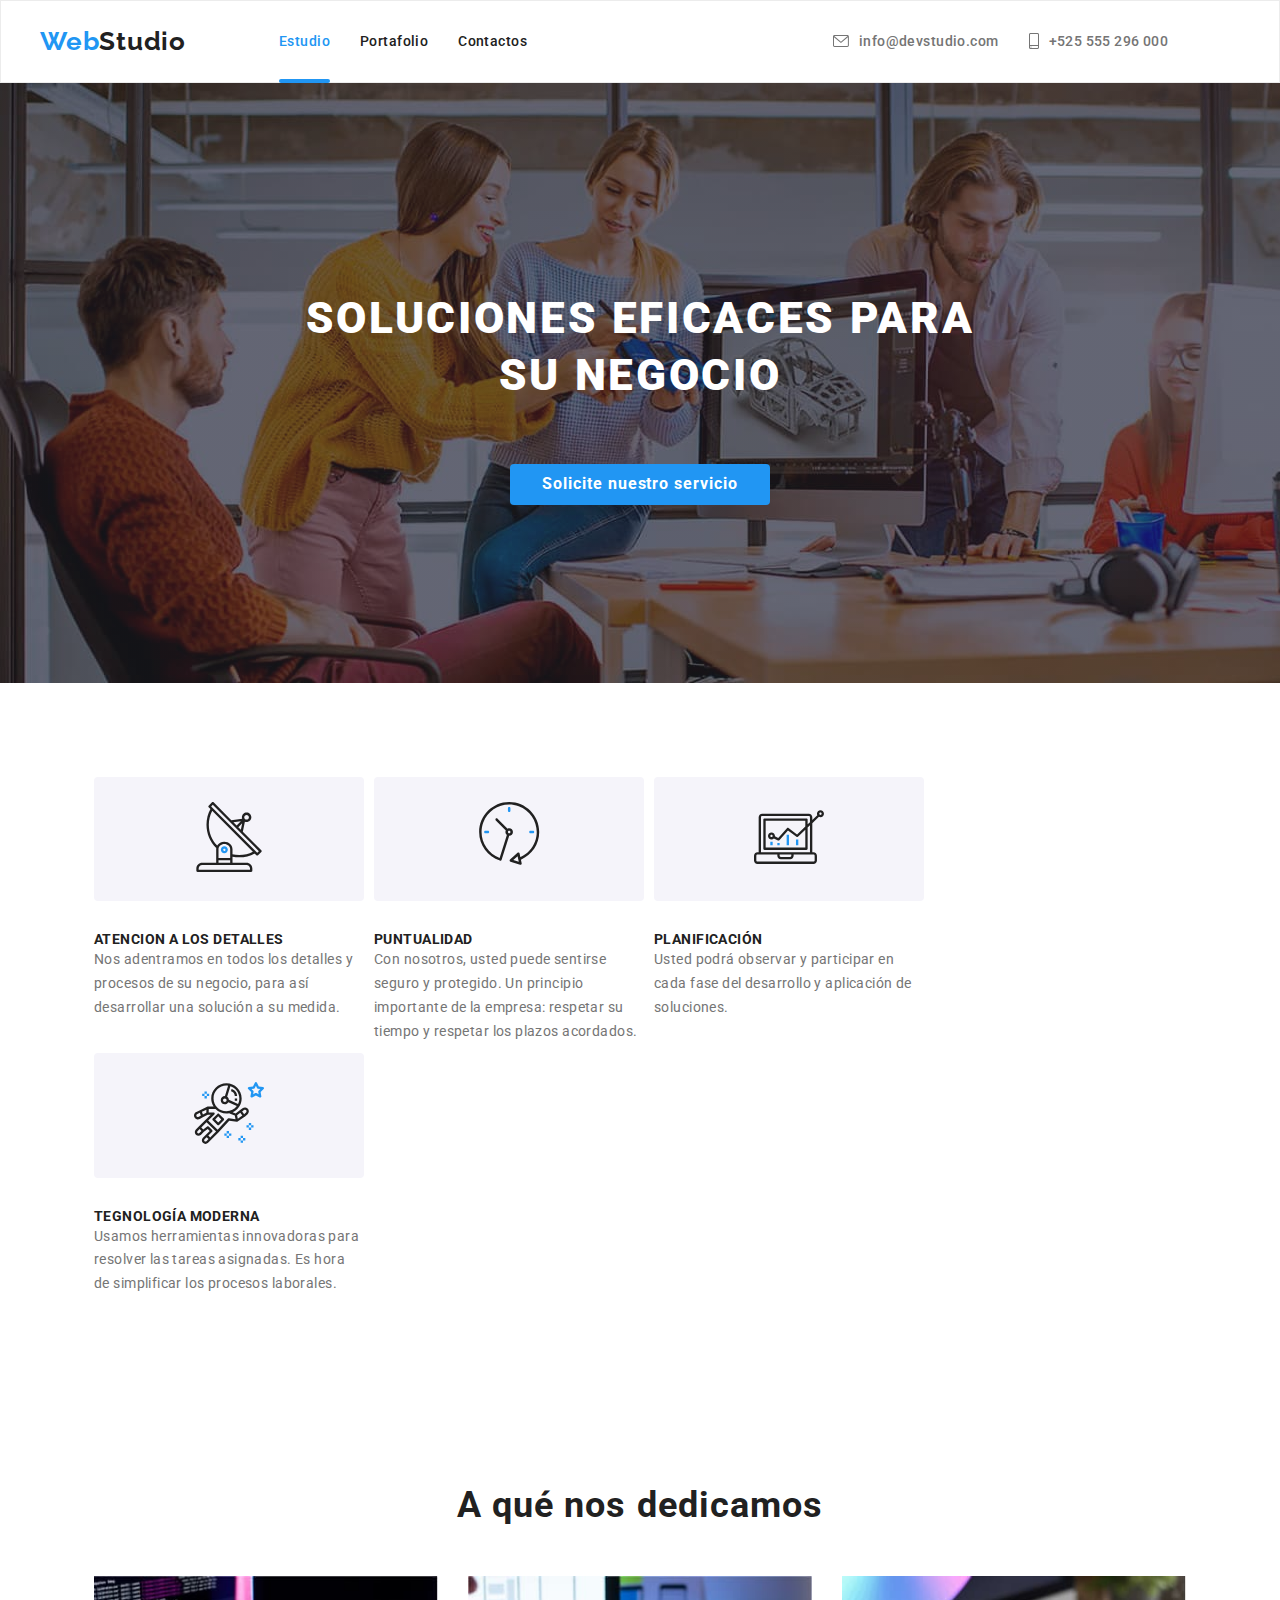
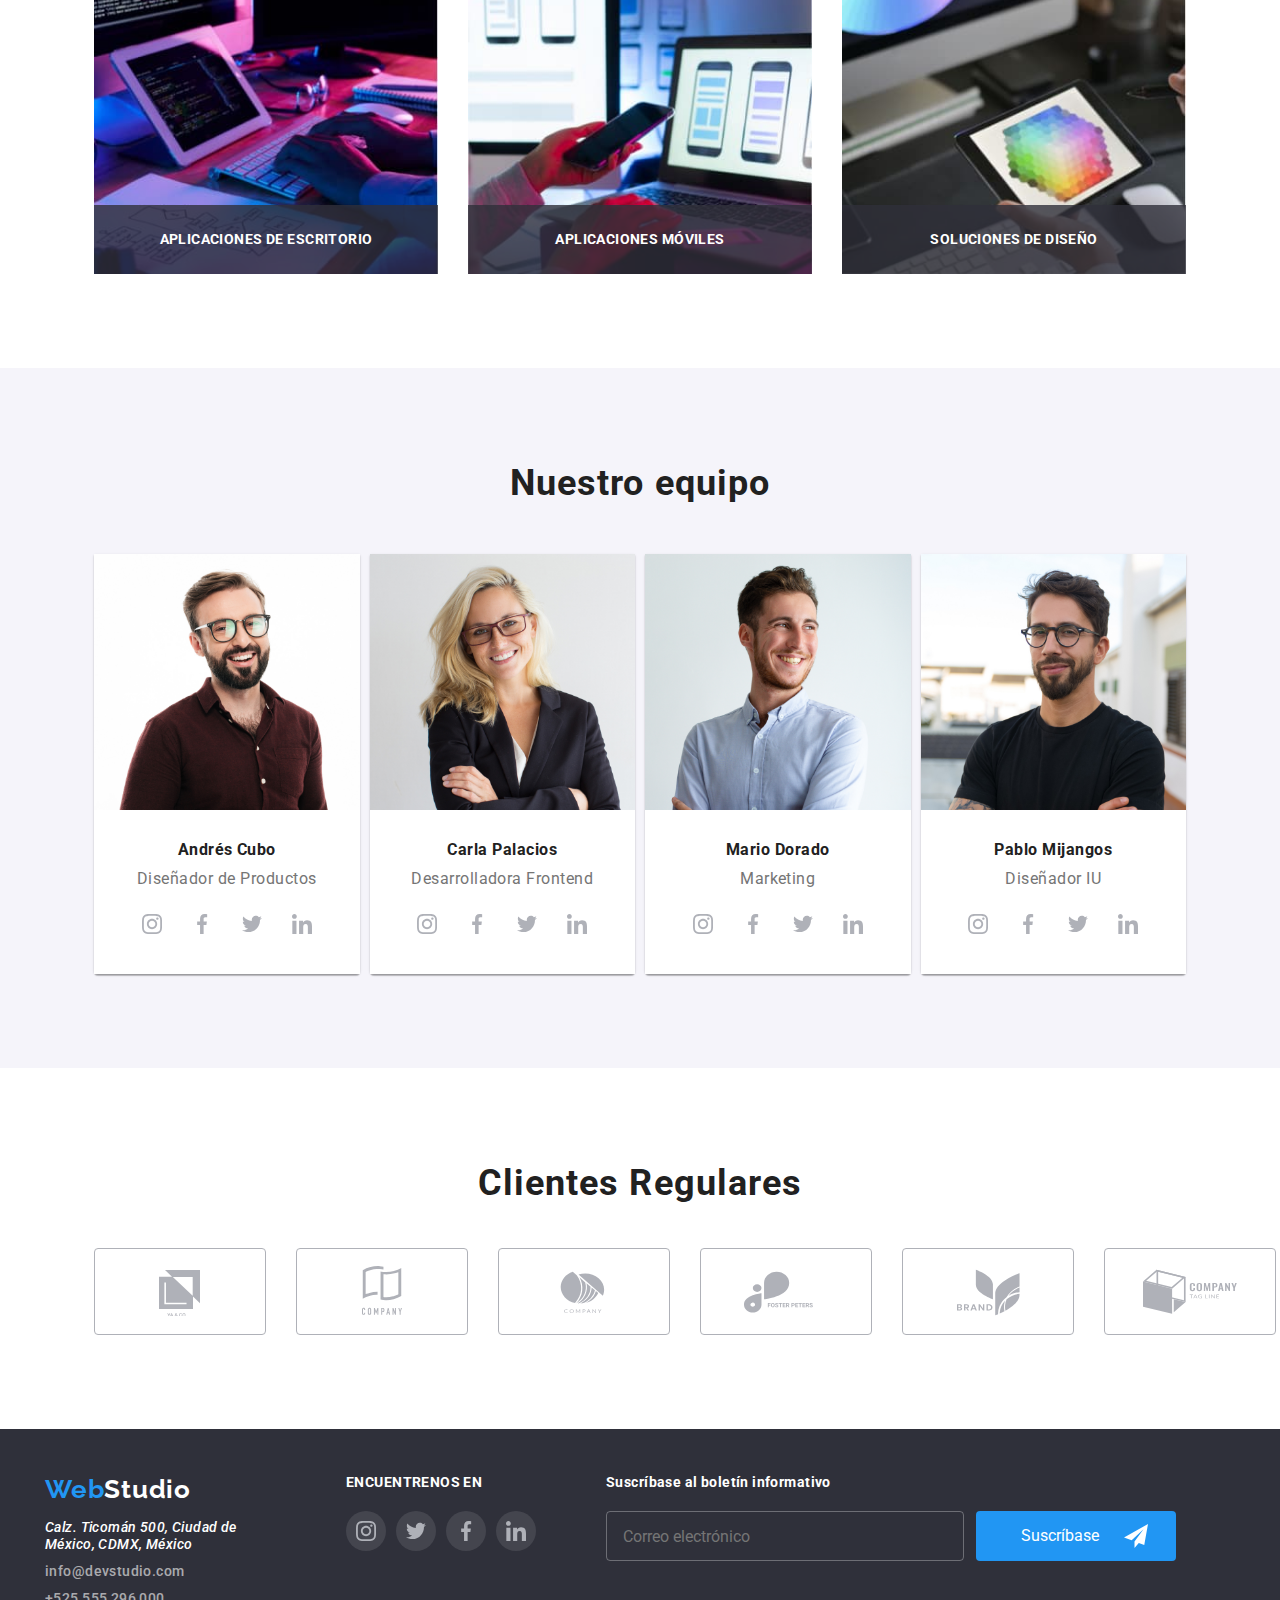
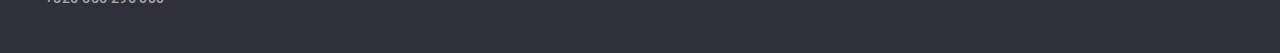
<file: index.html>
<!DOCTYPE html>
<html lang="en">
  <head>
    <meta charset="UTF-8" />
    <meta name="viewport" content="width=device-width, initial-scale=1.0" />
    <title>Document</title>
    <link
      rel="stylesheet"
      href="https://cdnjs.cloudflare.com/ajax/libs/modern-normalize/1.0.0/modern-normalize.min.css"
    />
    <link rel="stylesheet" href="./css/styles.css" />
  </head>
  <body>
    <header class="navBar">
      <div class="container">
        <nav class="navSection">
          <span class="navIcon"
            ><a href="./index.html" class="iconName"
              >Web<span class="navIconFull">Studio</span>
            </a></span
          >
          <div class="navBox">
            <ul class="list navList">
              <li class="menuElement">
                <a href="./index.html" class="navLink current">Estudio</a>
              </li>
              <li class="menuElement">
                <a href="./portafolio.html" class="navLink">Portafolio</a>
              </li>
              <li class="menuElement"><a href="#" class="navLink">Contactos</a></li>
            </ul>
            <ul class="list navList">
              <li class="contactItem">
                <a href="mailto:info@devstudio.com" class="navContact navLink">
                  <svg class="contactMail"><use href="./images/icons.svg#icon-sobre"></use></svg>
                  info@devstudio.com</a
                >
              </li>
              <li class="contactItem">
                <a href="tel:+52555296000" class="navContact navLink">
                  <svg class="contactPhone">
                    <use href="./images/icons.svg#icon-telefono"></use>
                  </svg>
                  +525 555 296 000</a
                >
              </li>
            </ul>
          </div>
        </nav>
      </div>
    </header>
    <main>
      <section class="main section">
        <div class="container mainTheme">
          <h1 class="mainTitle">SOLUCIONES EFICACES PARA SU NEGOCIO</h1>
          <button type="button" class="mainButton" data-modal-open>
            Solicite nuestro servicio
          </button>
        </div>
      </section>
      <section class="mainValues section">
        <div class="container">
          <ul class="list cardSet">
            <li class="valueItem">
              <div class="iconBack">
                <svg class="valueIcon">
                  <use href="./images/icons.svg#icon-antena-1"></use>
                </svg>
              </div>
              <div class="valueText">
                <h3 class="detail">ATENCION A LOS DETALLES</h3>
                <p class="content">
                  Nos adentramos en todos los detalles y procesos de su negocio, para así
                  desarrollar una solución a su medida.
                </p>
              </div>
            </li>
            <li class="valueItem">
              <div class="iconBack">
                <svg class="valueIcon">
                  <use href="./images/icons.svg#icon-reloj-1"></use>
                </svg>
              </div>
              <div class="valueText">
                <h3 class="detail">PUNTUALIDAD</h3>
                <p class="content">
                  Con nosotros, usted puede sentirse seguro y protegido. Un principio importante de
                  la empresa: respetar su tiempo y respetar los plazos acordados.
                </p>
              </div>
            </li>
            <li class="valueItem">
              <div class="iconBack">
                <svg class="valueIcon">
                  <use href="./images/icons.svg#icon-diagrama-1"></use>
                </svg>
              </div>
              <div class="valueText">
                <h3 class="detail">PLANIFICACIÓN</h3>
                <p class="content">
                  Usted podrá observar y participar en cada fase del desarrollo y aplicación de
                  soluciones.
                </p>
              </div>
            </li>
            <li class="valueItem">
              <div class="iconBack">
                <svg class="valueIcon">
                  <use href="./images/icons.svg#icon-astronauta-1"></use>
                </svg>
              </div>
              <div class="valueText">
                <h3 class="detail">TEGNOLOGÍA MODERNA</h3>
                <p class="content">
                  Usamos herramientas innovadoras para resolver las tareas asignadas. Es hora de
                  simplificar los procesos laborales.
                </p>
              </div>
            </li>
          </ul>
        </div>
      </section>
      <section class="section">
        <div class="container object">
          <h2 class="subtitle">A qué nos dedicamos</h2>
          <ul class="list about">
            <li class="aboutImg">
              <img src="./images/main/code.jpg" alt="Code" class="img" />
              <p class="aboutText">APLICACIONES DE ESCRITORIO</p>
            </li>
            <li class="aboutImg">
              <img src="./images/main/web.jpg" alt="Web" class="img" />
              <p class="aboutText">APLICACIONES MÓVILES</p>
            </li>
            <li class="aboutImg">
              <img src="./images/main/design.jpg" alt="Design" class="img" />
              <p class="aboutText">SOLUCIONES DE DISEÑO</p>
            </li>
          </ul>
        </div>
      </section>
      <section id="mainTeam" class="team section">
        <div class="container members">
          <h2 class="subtitle">Nuestro equipo</h2>
          <ul class="list cardSet">
            <li class="teamMember">
              <div class="memberCard">
                <img
                  class="teamPhoto img"
                  src="./images/main/andresdp.jpg "
                  alt="Andres"
                  width="270"
                  height="260"
                />
                <div class="teamContent">
                  <div class="contentText">
                    <h3 class="teamName">Andrés Cubo</h3>
                    <p class="teamJob">Diseñador de Productos</p>
                  </div>
                  <ul class="list teamSocial">
                    <li>
                      <a href="#" class="socialIcons">
                        <svg class="socialIcon">
                          <use href="./images/icons.svg#icon-instagram"></use>
                        </svg>
                      </a>
                    </li>
                    <li>
                      <a href="#" class="socialIcons">
                        <svg class="socialIcon">
                          <use href="./images/icons.svg#icon-facebook"></use>
                        </svg>
                      </a>
                    </li>
                    <li>
                      <a href="#" class="socialIcons">
                        <svg class="socialIcon">
                          <use href="./images/icons.svg#icon-twitter"></use>
                        </svg>
                      </a>
                    </li>
                    <li>
                      <a href="#" class="socialIcons">
                        <svg class="socialIcon">
                          <use href="./images/icons.svg#icon-linkedin"></use>
                        </svg>
                      </a>
                    </li>
                  </ul>
                </div>
              </div>
            </li>
            <li class="teamMember">
              <div class="memberCard">
                <img
                  class="teamPhoto img"
                  src="./images/main/carladf.jpg"
                  alt="Carla"
                  width="270"
                  height="260"
                />
                <div class="teamContent">
                  <div class="contentText">
                    <h3 class="teamName">Carla Palacios</h3>
                    <p class="teamJob">Desarrolladora Frontend</p>
                  </div>
                  <ul class="list teamSocial">
                    <li>
                      <a href="#" class="socialIcons">
                        <svg class="socialIcon">
                          <use href="./images/icons.svg#icon-instagram"></use>
                        </svg>
                      </a>
                    </li>
                    <li>
                      <a href="#" class="socialIcons">
                        <svg class="socialIcon">
                          <use href="./images/icons.svg#icon-facebook"></use>
                        </svg>
                      </a>
                    </li>
                    <li>
                      <a href="#" class="socialIcons">
                        <svg class="socialIcon">
                          <use href="./images/icons.svg#icon-twitter"></use>
                        </svg>
                      </a>
                    </li>
                    <li>
                      <a href="#" class="socialIcons">
                        <svg class="socialIcon">
                          <use href="./images/icons.svg#icon-linkedin"></use>
                        </svg>
                      </a>
                    </li>
                  </ul>
                </div>
              </div>
            </li>
            <li class="teamMember">
              <div class="memberCard">
                <img
                  class="teamPhoto img"
                  src="./images/main/mariom.jpg"
                  alt="Mario"
                  width="270"
                  height="260"
                />
                <div class="teamContent">
                  <div class="contentText">
                    <h3 class="teamName">Mario Dorado</h3>
                    <p class="teamJob">Marketing</p>
                  </div>
                  <ul class="list teamSocial">
                    <li>
                      <a href="#" class="socialIcons">
                        <svg class="socialIcon">
                          <use href="./images/icons.svg#icon-instagram"></use>
                        </svg>
                      </a>
                    </li>
                    <li>
                      <a href="#" class="socialIcons">
                        <svg class="socialIcon">
                          <use href="./images/icons.svg#icon-facebook"></use>
                        </svg>
                      </a>
                    </li>
                    <li>
                      <a href="#" class="socialIcons">
                        <svg class="socialIcon">
                          <use href="./images/icons.svg#icon-twitter"></use>
                        </svg>
                      </a>
                    </li>
                    <li>
                      <a href="#" class="socialIcons">
                        <svg class="socialIcon">
                          <use href="./images/icons.svg#icon-linkedin"></use>
                        </svg>
                      </a>
                    </li>
                  </ul>
                </div>
              </div>
            </li>
            <li class="teamMember">
              <div class="memberCard">
                <img
                  class="teamPhoto img"
                  src="./images/main/pablodiu.jpg"
                  alt="Pablo"
                  width="270"
                  height="260"
                />
                <div class="teamContent">
                  <div class="contentText">
                    <h3 class="teamName">Pablo Mijangos</h3>
                    <p class="teamJob">Diseñador IU</p>
                  </div>
                  <ul class="list teamSocial">
                    <li>
                      <a href="#" class="socialIcons">
                        <svg class="socialIcon">
                          <use href="./images/icons.svg#icon-instagram"></use>
                        </svg>
                      </a>
                    </li>
                    <li>
                      <a href="#" class="socialIcons">
                        <svg class="socialIcon">
                          <use href="./images/icons.svg#icon-facebook"></use>
                        </svg>
                      </a>
                    </li>
                    <li>
                      <a href="#" class="socialIcons">
                        <svg class="socialIcon">
                          <use href="./images/icons.svg#icon-twitter"></use>
                        </svg>
                      </a>
                    </li>
                    <li>
                      <a href="#" class="socialIcons">
                        <svg class="socialIcon">
                          <use href="./images/icons.svg#icon-linkedin"></use>
                        </svg>
                      </a>
                    </li>
                  </ul>
                </div>
              </div>
            </li>
          </ul>
        </div>
      </section>
      <section id="mainClients" class="section">
        <div class="container mainClients">
          <h2 class="subtitle">Clientes Regulares</h2>
          <ul class="list clients">
            <li class="client">
              <svg class="logoClient">
                <use href="./images/icons.svg#icon-cliente-1"></use>
              </svg>
            </li>
            <li class="client">
              <svg class="logoClient">
                <use href="./images/icons.svg#icon-cliente-2"></use>
              </svg>
            </li>
            <li class="client">
              <svg class="logoClient">
                <use href="./images/icons.svg#icon-cliente-3"></use>
              </svg>
            </li>
            <li class="client">
              <svg class="logoClient">
                <use href="./images/icons.svg#icon-cliente-4"></use>
              </svg>
            </li>
            <li class="client">
              <svg class="logoClient">
                <use href="./images/icons.svg#icon-cliente-5"></use>
              </svg>
            </li>
            <li class="client">
              <svg class="logoClient">
                <use href="./images/icons.svg#icon-cliente-6"></use>
              </svg>
            </li>
          </ul>
        </div>
      </section>
    </main>
    <footer class="footer">
      <div class="container footerBox">
        <div class="footerDetail">
          <a href="./index.html" class="iconName">Web<span class="footerIconFull">Studio</span> </a>
          <ul class="list detailList">
            <li>
              <address>
                <a
                  href="https://www.google.com/maps/place/Calz.+Ticom%C3%A1n+500,+La+Laguna+Ticoman,+Gustavo+A.+Madero,+07340+Ciudad+de+M%C3%A9xico,+CDMX,+M%C3%A9xico/@19.5102072,-99.1350661,17z/data=!3m1!4b1!4m5!3m4!1s0x85d1f9c66374d1dd:0x72c74207e8767392!8m2!3d19.5102022!4d-99.1324912?hl=es&entry=ttu"
                  target="_blank"
                  class="ubication link"
                  >Calz. Ticomán 500, Ciudad de México, CDMX, México</a
                >
              </address>
            </li>
            <li>
              <a href="mailto:info@devstudio.com" class="footerContact link">info@devstudio.com</a>
            </li>
            <li><a href="tel:+525555296000" class="footerContact link">+525 555 296 000</a></li>
          </ul>
        </div>
        <div class="footerItems">
          <h3 class="footerTitle">ENCUENTRENOS EN</h3>
          <ul class="list socialList">
            <li>
              <a href="#" class="socialIcons footerSocialIcons">
                <svg class="socialIcon">
                  <use href="./images/icons.svg#icon-instagram"></use>
                </svg>
              </a>
            </li>
            <li>
              <a href="#" class="socialIcons footerSocialIcons">
                <svg class="socialIcon">
                  <use href="./images/icons.svg#icon-twitter"></use>
                </svg>
              </a>
            </li>
            <li>
              <a href="#" class="socialIcons footerSocialIcons">
                <svg class="socialIcon">
                  <use href="./images/icons.svg#icon-facebook"></use>
                </svg>
              </a>
            </li>
            <li>
              <a href="#" class="socialIcons footerSocialIcons">
                <svg class="socialIcon">
                  <use href="./images/icons.svg#icon-linkedin"></use>
                </svg>
              </a>
            </li>
          </ul>
        </div>
        <div class="footerItems">
          <h3 class="footerTitle">Suscríbase al boletín informativo</h3>
          <div class="subItems">
            <form name="subForm" autocomplete="on" class="subFormat">
              <div>
                <label for="mail"></label>
                <input class="subMail" type="email" id="mail" placeholder="Correo electrónico" />
              </div>
            </form>
            <a class="subSend" href="#">
              <button type="button" class="subButton">Suscríbase</button>
              <svg class="sendIcon">
                <use href="./images/icons.svg#icon-send"></use>
              </svg>
            </a>
          </div>
        </div>
      </div>
    </footer>
    <!-- Modal Main-Button -->
    <div class="backdrop is-hidden" data-modal>
      <div class="modal">
        <div class="closeBack" data-modal-close>
          <svg class="closeButton">
            <use href="./images/icons.svg#icon-close"></use>
          </svg>
        </div>
        <div class="form">
          <h2 class="formTitle">Deje sus datos, nos contactaremos con usted</h2>
          <form name="formService" autocomplete="on" class="formFormat">
            <div class="nameField">
              <label for="userName" class="formLabel">Nombre</label>
              <div class="formField">
                <input class="p0 formImput" type="text" id="userName" autofocus />
                <svg class="formIcon"><use href="./images/icons.svg#icon-name"></use></svg>
              </div>
            </div>
            <div class="phoneField">
              <label for="phone" class="formLabel">Teléfono</label>
              <div class="formField">
                <input class="p0 formImput" type="tel" id="phone" />
                <svg class="formIcon"><use href="./images/icons.svg#icon-phone2"></use></svg>
              </div>
            </div>
            <div class="emailField">
              <label for="email" class="formLabel">E-Mail</label>
              <div class="formField">
                <input class="p0 formImput" type="email" id="email" />
                <svg class="formIcon"><use href="./images/icons.svg#icon-mail2"></use></svg>
              </div>
            </div>
            <div class="reviewField">
              <label for="review" class="formLabel">Comentarios</label>
              <textarea class="review" id="review" placeholder="Introduzca el texto"></textarea>
            </div>
          </form>
          <label class="terms" for="terms">
            <input hidden class="checkbox" type="checkbox" id="terms" />
            <svg class="checkboxUnchecked check">
              <use href="./images/icons.svg#icon-checkbox"></use>
            </svg>
            <svg class="checkboxChecked check">
              <use href="./images/icons.svg#icon-checkbox"></use>
            </svg>
            <p class="formCheckInfo">
              Estoy de acuerdo con el boletín informativo y acepto los Términos y Condiciones
            </p>
          </label>
          <button type="submit" class="formButton">Enviar</button>
        </div>
      </div>
    </div>
    <script src="./js/modal.js"></script>
  </body>
</html>
</file>
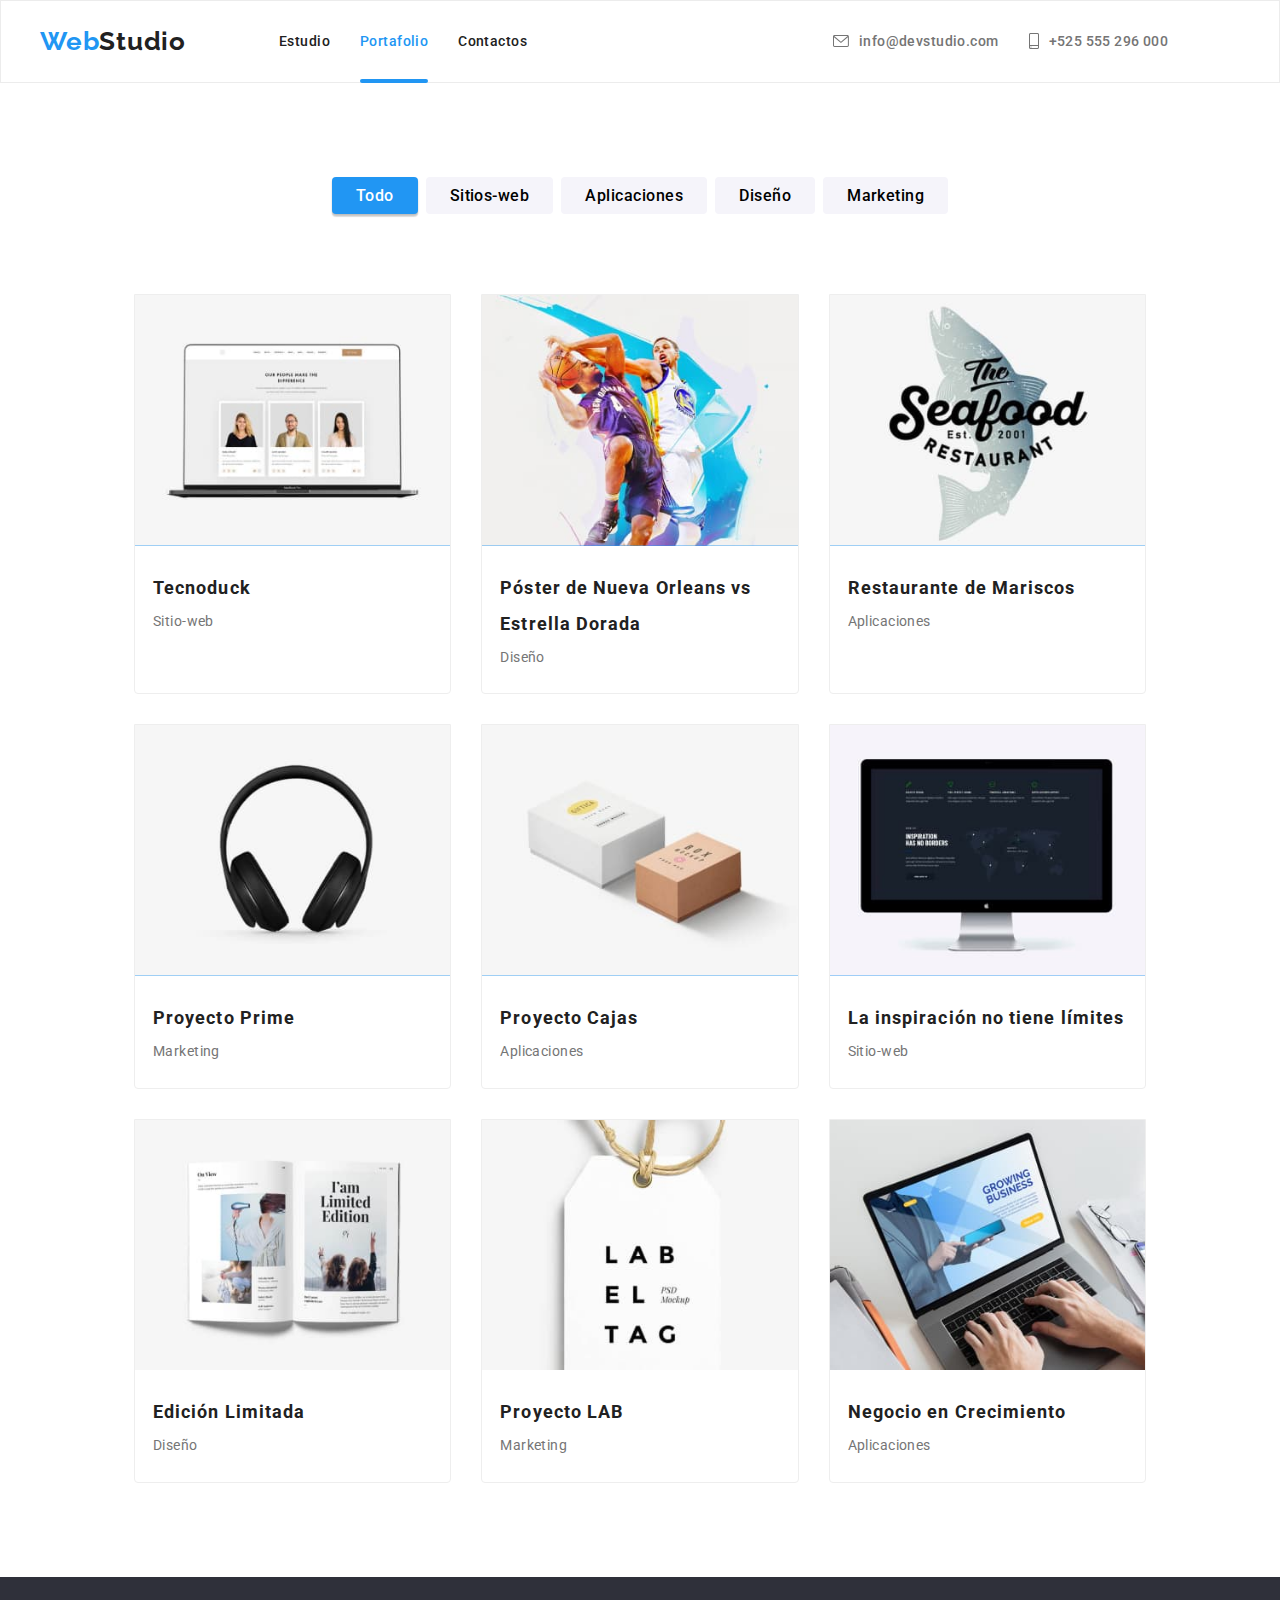
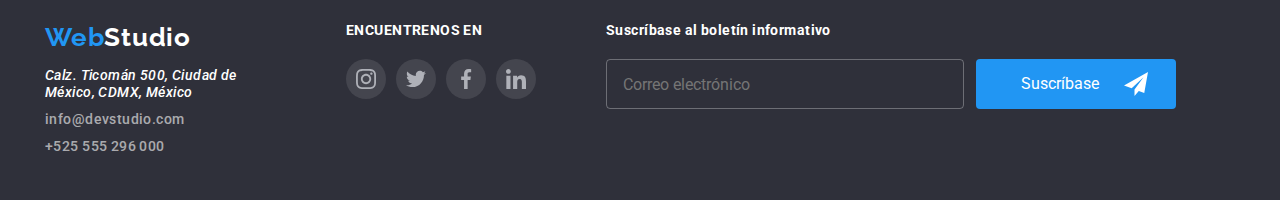
<file: portafolio.html>
<!DOCTYPE html>
<html lang="en">
  <head>
    <meta charset="UTF-8" />
    <meta name="viewport" content="width=device-width, initial-scale=1.0" />
    <title>Document</title>
    <link
      rel="stylesheet"
      href="https://cdnjs.cloudflare.com/ajax/libs/modern-normalize/1.0.0/modern-normalize.min.css"
    />
    <link rel="stylesheet" href="./css/styles.css" />
  </head>
  <body>
    <header class="navBar">
      <div class="container">
        <nav class="navSection">
          <span class="navIcon"
            ><a href="./index.html" class="iconName"
              >Web<span class="navIconFull">Studio</span>
            </a></span
          >
          <div class="navBox">
            <ul class="list navList">
              <li class="menuElement">
                <a href="./index.html" class="navLink">Estudio</a>
              </li>
              <li class="menuElement">
                <a href="./portafolio.html" class="navLink current">Portafolio</a>
              </li>
              <li class="menuElement"><a href="#" class="navLink">Contactos</a></li>
            </ul>
            <ul class="list navList">
              <li class="contactItem">
                <a href="mailto:info@devstudio.com" class="navContact navLink">
                  <svg class="contactMail"><use href="./images/icons.svg#icon-sobre"></use></svg>
                  info@devstudio.com</a
                >
              </li>
              <li class="contactItem">
                <a href="tel:+52555296000" class="navContact navLink">
                  <svg class="contactPhone">
                    <use href="./images/icons.svg#icon-telefono"></use>
                  </svg>
                  +525 555 296 000</a
                >
              </li>
            </ul>
          </div>
        </nav>
      </div>
    </header>
    <main>
      <section id="shop" class="container section">
        <div class="filter">
          <ul class="list filterList">
            <li class="filterButton">
              <button type="button" class="filterClass filterCurrent">Todo</button>
            </li>
            <li class="filterButton">
              <button type="button" class="filterClass">Sitios-web</button>
            </li>
            <li class="filterButton">
              <button type="button" class="filterClass">Aplicaciones</button>
            </li>
            <li class="filterButton"><button type="button" class="filterClass">Diseño</button></li>
            <li class="filterButton">
              <button type="button" class="filterClass">Marketing</button>
            </li>
          </ul>
          <h1 class="invisible">PORTAFOLIO</h1>
        </div>
        <div class="portafolio">
          <ul class="list portafolioCard">
            <li class="product">
              <div class="imgContainer">
                <img src="./images/Portafolio/tecnoduck.jpg" alt="Tecnoduck" class="img" />
                <p class="imgText">
                  Tecnoduck es una plataforma de distribución de coronavirus de última generación.
                  Las compañías usan esta plataforma para el espionaje digital y los ataques a los
                  servidores seguros de la competencia.
                </p>
              </div>
              <div class="cardContent">
                <h3 class="productName">Tecnoduck</h3>
                <p class="content">Sitio-web</p>
              </div>
            </li>
            <li class="product">
              <div class="imgContainer">
                <img src="./images/Portafolio/poster.jpg" alt="Poster" class="img" />
                <p class="imgText">
                  Lorem ipsum dolor sit amet, consectetur adipisicing elit. Saepe enim architecto
                  corporis rem eligendi quam qui omnis corrupti, ad placeat quibusdam animi,
                  recusandae odit culpa? Eaque culpa ab.
                </p>
              </div>
              <div class="cardContent">
                <h3 class="productName">Póster de Nueva Orleans vs Estrella Dorada</h3>
                <p class="content">Diseño</p>
              </div>
            </li>
            <li class="product">
              <div class="imgContainer">
                <img src="./images/Portafolio/restaurante.jpg" alt="Restaurante" class="img" />
                <p class="imgText">
                  Lorem ipsum dolor sit amet, consectetur adipisicing elit. Saepe enim architecto
                  corporis rem eligendi quam qui omnis corrupti, ad placeat quibusdam animi,
                  recusandae odit culpa? Eaque culpa ab.
                </p>
              </div>
              <div class="cardContent">
                <h3 class="productName">Restaurante de Mariscos</h3>
                <p class="content">Aplicaciones</p>
              </div>
            </li>
            <li class="product">
              <div class="imgContainer">
                <img src="./images/Portafolio/prime.jpg" alt="Prime" class="img" />
                <p class="imgText">
                  Lorem ipsum dolor sit amet, consectetur adipisicing elit. Saepe enim architecto
                  corporis rem eligendi quam qui omnis corrupti, ad placeat quibusdam animi,
                  recusandae odit culpa? Eaque culpa ab.
                </p>
              </div>
              <div class="cardContent">
                <h3 class="productName">Proyecto Prime</h3>
                <p class="content">Marketing</p>
              </div>
            </li>
            <li class="product">
              <div class="imgContainer">
                <img src="./images/Portafolio/cajas.jpg" alt="Cajas" class="img" />
                <p class="imgText">
                  Lorem ipsum dolor sit amet, consectetur adipisicing elit. Saepe enim architecto
                  corporis rem eligendi quam qui omnis corrupti, ad placeat quibusdam animi,
                  recusandae odit culpa? Eaque culpa ab.
                </p>
              </div>
              <div class="cardContent">
                <h3 class="productName">Proyecto Cajas</h3>
                <p class="content">Aplicaciones</p>
              </div>
            </li>
            <li class="product">
              <div class="imgContainer">
                <img src="./images/Portafolio/inspiracion.jpg" alt="Inspiracion" class="img" />
                <p class="imgText">
                  Lorem ipsum dolor sit amet, consectetur adipisicing elit. Saepe enim architecto
                  corporis rem eligendi quam qui omnis corrupti, ad placeat quibusdam animi,
                  recusandae odit culpa? Eaque culpa ab.
                </p>
              </div>
              <div class="cardContent">
                <h3 class="productName">La inspiración no tiene límites</h3>
                <p class="content">Sitio-web</p>
              </div>
            </li>
            <li class="product">
              <div class="imgContainer">
                <img src="./images/Portafolio/edicion.jpg" alt="Edicion" class="img" />
                <p class="imgText">
                  Lorem ipsum dolor sit amet, consectetur adipisicing elit. Saepe enim architecto
                  corporis rem eligendi quam qui omnis corrupti, ad placeat quibusdam animi,
                  recusandae odit culpa? Eaque culpa ab.
                </p>
              </div>
              <div class="cardContent">
                <h3 class="productName">Edición Limitada</h3>
                <p class="content">Diseño</p>
              </div>
            </li>
            <li class="product">
              <div class="imgContainer">
                <img src="./images/Portafolio/lab.jpg" alt="Lab" class="img" />
                <p class="imgText">
                  Lorem ipsum dolor sit amet, consectetur adipisicing elit. Saepe enim architecto
                  corporis rem eligendi quam qui omnis corrupti, ad placeat quibusdam animi,
                  recusandae odit culpa? Eaque culpa ab.
                </p>
              </div>
              <div class="cardContent">
                <h3 class="productName">Proyecto LAB</h3>
                <p class="content">Marketing</p>
              </div>
            </li>
            <li class="product">
              <div class="imgContainer">
                <img src="./images/Portafolio/negocio.jpg" alt="Negocio" class="img" />
                <p class="imgText">
                  Lorem ipsum dolor sit amet, consectetur adipisicing elit. Saepe enim architecto
                  corporis rem eligendi quam qui omnis corrupti, ad placeat quibusdam animi,
                  recusandae odit culpa? Eaque culpa ab.
                </p>
              </div>
              <div class="cardContent">
                <h3 class="productName">Negocio en Crecimiento</h3>
                <p class="content">Aplicaciones</p>
              </div>
            </li>
          </ul>
        </div>
      </section>
    </main>
    <footer class="footer">
      <div class="container footerBox">
        <div class="footerDetail">
          <a href="./index.html" class="iconName">Web<span class="footerIconFull">Studio</span> </a>
          <ul class="list detailList">
            <li>
              <address>
                <a
                  href="https://www.google.com/maps/place/Calz.+Ticom%C3%A1n+500,+La+Laguna+Ticoman,+Gustavo+A.+Madero,+07340+Ciudad+de+M%C3%A9xico,+CDMX,+M%C3%A9xico/@19.5102072,-99.1350661,17z/data=!3m1!4b1!4m5!3m4!1s0x85d1f9c66374d1dd:0x72c74207e8767392!8m2!3d19.5102022!4d-99.1324912?hl=es&entry=ttu"
                  target="_blank"
                  class="ubication link"
                  >Calz. Ticomán 500, Ciudad de México, CDMX, México</a
                >
              </address>
            </li>
            <li>
              <a href="mailto:info@devstudio.com" class="footerContact link">info@devstudio.com</a>
            </li>
            <li><a href="tel:+525555296000" class="footerContact link">+525 555 296 000</a></li>
          </ul>
        </div>
        <div class="footerItems">
          <h3 class="footerTitle">ENCUENTRENOS EN</h3>
          <ul class="list socialList">
            <li>
              <a href="#" class="socialIcons footerSocialIcons">
                <svg class="socialIcon">
                  <use href="./images/icons.svg#icon-instagram"></use>
                </svg>
              </a>
            </li>
            <li>
              <a href="#" class="socialIcons footerSocialIcons">
                <svg class="socialIcon">
                  <use href="./images/icons.svg#icon-twitter"></use>
                </svg>
              </a>
            </li>
            <li>
              <a href="#" class="socialIcons footerSocialIcons">
                <svg class="socialIcon">
                  <use href="./images/icons.svg#icon-facebook"></use>
                </svg>
              </a>
            </li>
            <li>
              <a href="#" class="socialIcons footerSocialIcons">
                <svg class="socialIcon">
                  <use href="./images/icons.svg#icon-linkedin"></use>
                </svg>
              </a>
            </li>
          </ul>
        </div>
        <div class="footerItems">
          <h3 class="footerTitle">Suscríbase al boletín informativo</h3>
          <div class="subItems">
            <form name="subForm" autocomplete="on" class="subFormat">
              <div>
                <label for="mail"></label>
                <input class="subMail" type="email" id="mail" placeholder="Correo electrónico" />
              </div>
            </form>
            <a class="subSend" href="#">
              <button type="button" class="subButton">Suscríbase</button>
              <svg class="sendIcon">
                <use href="./images/icons.svg#icon-send"></use>
              </svg>
            </a>
          </div>
        </div>
      </div>
    </footer>
  </body>
</html>
</file>
<file: css/styles.css>
@import url('https://fonts.googleapis.com/css2?family=Raleway:ital,wght@0,100;0,200;0,300;0,400;0,500;0,600;0,700;0,800;0,900;1,100;1,200;1,300;1,400;1,500;1,600;1,700;1,800;1,900&display=swap');
@import url('https://fonts.googleapis.com/css2?family=Roboto:ital,wght@0,100;0,300;0,400;0,500;0,700;0,900;1,100;1,300;1,400;1,500;1,700;1,900&display=swap');

:root {
  --main-color: rgb(33, 33, 33);
  --selected-color: rgb(33, 150, 243);
  --background-color: rgb(47, 48, 58, 1);
  --socialicon-color: rgba(175, 177, 184, 1);
  --backgroundbutton-color: rgb(245, 244, 250, 1);
  --main-font: 'Roboto', sans-serif;
  --secondary-font: 'Raleway', sans-serif;
  --cubic: cubic-bezier(0.4, 0, 0.2, 1);
  --shadow-transition: box-shadow 250ms var(--cubic);
  --social-transition: color 250ms var(--cubic), background-color 250ms var(--cubic);
  --link-transition: color 250ms var(--cubic), fill 250ms var(--cubic);
}
body {
  color: var(--main-color);
  font-family: var(--main-font);
}
a {
  color: currentColor;
  text-decoration: none;
}
svg {
  fill: currentColor;
  transition: fill 250ms var(--cubic);
}
.p0 {
  padding: 0;
}
.container {
  padding: 0;
  max-width: 1200px;
  margin: auto;
}
.section {
  padding: 94px;
}
.current {
  color: var(--selected-color);
}
.current::after {
  content: '';
  position: absolute;
  left: 0;
  bottom: -1px;
  display: inline-block;
  width: 100%;
  height: 4px;
  background-color: var(--selected-color);
  border-radius: 2px;
}
.list {
  margin: 0;
  list-style: none;
}
.subtitle {
  margin: 0;
  font-size: 36px;
  font-weight: 700;
  line-height: 1.17;
  letter-spacing: 0.03em;
  text-align: center;
}
.detail {
  margin: 0;
  font-size: 14px;
  font-weight: 700;
  line-height: 1.21;
  letter-spacing: 0.03em;
}
.content {
  margin: 0;
  font-size: 14px;
  font-weight: 400;
  line-height: 1.7;
  letter-spacing: 0.03em;
  color: rgb(117, 117, 117);
}
.iconName {
  font-size: 26px;
  font-weight: 700;
  line-height: 1.19;
  letter-spacing: 0.03em;
  color: var(--selected-color);
  font-family: var(--secondary-font);
  align-items: flex-end;
}
.link {
  font-size: 14px;
  font-weight: 500;
  line-height: 1.2;
  letter-spacing: 0.03em;
  transition: var(--link-transition);
}
.link:hover,
.link:focus,
.navLink:hover,
.navLink:focus {
  color: var(--selected-color);
  fill: var(--selected-color);
}
.cardSet {
  gap: 10px;
  padding: 0;
  display: flex;
  flex-wrap: wrap;
}
.invisible {
  color: transparent;
}
.img {
  width: 100%;
  height: auto;
  object-fit: cover;
}
.socialIcon {
  margin: 0;
  width: 20px;
  height: 20px;
}
.socialIcons {
  width: 40px;
  height: 40px;
  padding: 10px;
  border-radius: 50%;
  color: var(--socialicon-color);
  display: flex;
  align-items: center;
  justify-content: center;
  transition: var(--social-transition);
}
.socialIcons:hover {
  color: white;
  background-color: var(--selected-color);
}

/* -----HEADER----- */
.navBar {
  border: 1px solid rgba(236, 236, 236, 1);
}
.navIconFull {
  font-size: 26px;
  font-weight: 700;
  line-height: 1.19;
  letter-spacing: 0.03em;
  color: var(--main-color);
  font-family: var(--secondary-font);
  text-align: right;
}
.navList {
  gap: 30px;
  padding: 0;
  display: flex;
}

.navLink {
  position: relative;
  display: block;
  padding: 32px 0;
  font-size: 14px;
  font-weight: 500;
  line-height: 1.2;
  letter-spacing: 0.03em;
  transition: var(--link-transition);
}
.navSection {
  gap: 93px;
  display: flex;
  flex-wrap: nowrap;
  align-items: center;
}
.navBox {
  gap: 306px;
  display: flex;
  justify-content: space-between;
}
.navIcon {
  gap: 30px;
  display: flex;
  align-items: center;
  justify-content: space-between;
}
.navContact {
  color: rgb(117, 117, 117);
  fill: rgb(117, 117, 117);
  gap: 10px;
  margin: auto;
  display: flex;
  align-items: center;
  align-content: center;
}
.contactPhone {
  width: 10px;
  height: 16px;
}
.contactMail {
  width: 16px;
  height: 12px;
}

/* -----HEADER----- */

/* -----INDEX----- */

/* MAIN */
.main {
  height: 600px;
  display: flex;
  background-size: cover;
  justify-content: center;
  background-repeat: no-repeat;
  background-image: linear-gradient(to bottom, rgba(47, 48, 58, 0.4), rgba(47, 48, 58, 0.4)),
    url(../images/main/background.jpg);
}
.mainTheme {
  gap: 30px;
  flex-basis: calc((100% - 2 * 10px) / 1.5);
  display: flex;
  flex-direction: column;
}
.mainTitle {
  font-size: 44px;
  font-weight: 900;
  line-height: 1.3;
  letter-spacing: 0.06em;
  color: rgb(255, 255, 255, 1);
  text-align: center;
}
.mainButton {
  font-size: 16px;
  font-weight: 700;
  line-height: 1.3;
  border-radius: 4px;
  padding: 10px 32px;
  letter-spacing: 0.06em;
  background-color: var(--selected-color);
  border: none;
  margin: auto;
  cursor: pointer;
  color: white;
  transition: var(--shadow-transition);
}
.mainButton:hover,
.mainButton:focus {
  box-shadow: 0px 2px 2px 0px rgba(0, 0, 0, 0.12), 0px 1px 2px 0px rgba(0, 0, 0, 0.08),
    0px 3px 1px 0px rgba(0, 0, 0, 0.1);
}

/* -----MODAL----- */
.backdrop {
  position: fixed;
  top: 0;
  width: 100%;
  height: 100%;
  background: rgba(0, 0, 0, 0.5);
}
.modal {
  top: 50%;
  left: 50%;
  width: 581px;
  height: 528px;
  display: flex;
  border-radius: 4px;
  position: absolute;
  background-color: white;
  transform: translate(-50%, -50%);
  flex-direction: column;
  align-items: center;
  gap: 2px;
  margin: 0;
}
.is-hidden {
  display: none;
}
.closeButton {
  width: 18px;
  height: 18px;
  fill: rgba(0, 0, 0, 1);
}
.closeBack {
  top: 10px;
  right: 10px;
  width: 24px;
  height: 24px;
  border: 1px solid rgba(0, 0, 0, 0.1);
  border-radius: 50%;
  display: flex;
  justify-content: center;
  align-items: center;
  cursor: pointer;
  position: fixed;
}
.closeButton:hover,
.closeButton:focus {
  fill: var(--selected-color);
}
.form {
  display: flex;
  width: 581px;
  height: 528px;
  flex-direction: column;
  margin: 0;
  padding: 38px 41px 42px;
}
.formTitle {
  font: 700 20px/1.2em var(--main-font);
  margin: 0;
  text-align: center;
}
.formFormat {
  display: flex;
  flex-direction: column;
  gap: 4px;
}
.formLabel {
  line-height: 1.1;
  font-size: 12px;
  font-weight: 400;
  letter-spacing: 0.01em;
  color: rgba(117, 117, 117, 1);
}
.formField {
  position: relative;
}
.formImput {
  width: 100%;
  padding: 11px 11px 11px 41px;
  outline: none;
  border: 1px solid rgba(33, 33, 33, 0.2);
  border-radius: 4px;
  height: 40px;
  transition: border-color 250ms var(--cubic);
}
.formIcon {
  width: 18px;
  height: 18px;
  position: absolute;
  left: 12px;
  top: 50%;
  transform: translateY(-50%);
  transition: fill 250ms var(--cubic);
}
.formImput:focus,
.formImput:focus-within,
.formImput:focus + .formIcon,
.formImput:focus-within + .formIcon {
  fill: var(--selected-color);
  border-color: var(--selected-color);
}
.review {
  border: solid 1px rgba(33, 33, 33, 0.2);
  border-radius: 4px;
  padding: 12px 16px;
  outline: none;
  width: 100%;
  height: 146px;
  resize: none;
  font-size: 12px;
  font-weight: 400;
  letter-spacing: 0.01;
  transition: border-color 250ms var(--cubic);
}
.review:focus,
.review:focus-within {
  border-color: var(--selected-color);
}
.terms {
  display: flex;
  gap: 8px;
  flex-wrap: wrap;
  align-items: baseline;
  justify-content: center;
  position: relative;
  cursor: pointer;
}

.terms:hover .checkboxUnchecked {
  fill: var(--secondary-font);
}
.check {
  width: 16px;
  height: 15px;
  position: absolute;
  left: 30px;
  top: 8%;
  transform: translateY(-8%);
}
.checkboxChecked {
  background-color: var(--selected-color);
  fill: white;
  opacity: 0;
  visibility: hidden;
}
.checkboxUnchecked {
  opacity: 1;
  visibility: visible;
}

.checkbox:checked ~ .checkboxUnchecked {
  opacity: 0;
  visibility: hidden;
}
.checkbox:checked ~ .checkboxChecked {
  opacity: 1;
  visibility: visible;
}
.formCheckInfo {
  width: 400px;
  color: rgba(117, 117, 117, 1);
  letter-spacing: 0.03em;
  font-weight: 400;
  font-size: 14px;
  line-height: 1.7;
  margin: 0;
}
.formButton {
  color: white;
  font-size: 16px;
  font-weight: 700;
  line-height: 1.3;
  border-radius: 4px;
  padding: 10px 75px;
  letter-spacing: 0.06em;
  background-color: var(--selected-color);
  border: none;
  margin: auto;
  cursor: pointer;
  transition: var(--shadow-transition);
}
.formButton:hover,
.formButton:focus,
.formButton:active {
  box-shadow: 0px 2px 2px 0px rgba(0, 0, 0, 0.12), 0px 1px 2px 0px rgba(0, 0, 0, 0.08),
    0px 3px 1px 0px rgba(0, 0, 0, 0.1);
}
/* MAIN */
/* Values */
.mainValues {
  margin: 0;
  display: flex;
  flex-wrap: wrap;
}
.mainValues li {
  flex-basis: calc((100% - 30px * 3) / 4);
  align-items: flex-start;
}

.valueItem {
  gap: 30px;
  margin: 0;
  display: flex;
  flex-direction: column;
}
.valuetext {
  gap: 10px;
  margin: 0;
  display: flex;
  flex-direction: column;
}
.iconBack {
  border-radius: 4px;
  padding: 25px 100px;
  background: rgb(245, 244, 250);
}
.valueIcon {
  width: 70px;
  height: 70px;
}

/* Values */

/* ABOUT */
.object {
  gap: 50px;
  display: flex;
  flex-direction: column;
}
.about {
  gap: 30px;
  padding: 0;
  margin: auto;
  display: flex;
  justify-content: space-evenly;
}
.aboutImg {
  display: flex;
  position: relative;
  align-items: center;
  flex-direction: column;
  justify-content: center;
}
.aboutText {
  margin: 0;
  bottom: 0;
  width: 100%;
  padding: 27px 0;
  font-size: 14px;
  line-height: 1.1;
  font-weight: 700;
  letter-spacing: 0.03em;
  color: rgba(255, 255, 255, 1);
  background-color: rgba(47, 48, 58, 0.8);
  display: flex;
  position: absolute;
  text-align: center;
  align-items: center;
  justify-content: center;
}
/* ABOUT */

/* TEAM */
.team {
  background-color: rgb(245, 244, 250);
}
.members {
  display: flex;
  flex-direction: column;
  gap: 50px;
}
.teamMember {
  gap: 50px;
  padding: 0;
  border-radius: 0px 0px 4px 4px;
  flex-basis: calc((100% - 3 * 10px) / 4);
  background-color: rgb(255, 255, 255, 1);
  box-shadow: 0px 2px 1px 0px rgba(0, 0, 0, 0.2), 0px 1px 1px 0px rgba(0, 0, 0, 0.14),
    0px 1px 3px 0px rgba(0, 0, 0, 0.12);
  display: flex;
  flex-direction: column;
}
.teamName {
  margin: 0;
  font-size: 16px;
  font-weight: 700;
  line-height: 1.19;
  letter-spacing: 0.03em;
  text-align: center;
}
.teamJob {
  margin: 0;
  font-size: 16px;
  line-height: 1.19;
  letter-spacing: 0.03em;
  color: rgb(117, 117, 117);
  text-align: center;
}
.memberCard {
  gap: 30px;
  display: flex;
  flex-direction: column;
}
.teamContent {
  gap: 16px;
  display: flex;
  flex-direction: column;
}
.contentText {
  gap: 10px;
  display: flex;
  flex-direction: column;
}
.teamSocial {
  gap: 10px;
  padding: 0px 32px 30px;
  display: flex;
  align-items: center;
  justify-content: center;
  background-color: white;
}
/* TEAM */

/* CLIENTS */
.mainClients {
  gap: 44px;
  padding: 0;
  display: flex;
  flex-direction: column;
}
.clients {
  gap: 30px;
  padding: 0;
  display: flex;
  justify-content: space-evenly;
}
.client {
  border-radius: 4px;
  padding: 14px 32px;
  transition: border 250ms var(--cubic);
  border: 1px solid rgba(175, 177, 184, 1);
}
.client:hover {
  border: 1px solid var(--selected-color);
  cursor: pointer;
}
.client:hover svg {
  fill: var(--selected-color);
  cursor: pointer;
}
.logoClient {
  width: 106px;
  height: 53px;
  fill: rgba(175, 177, 184, 1);
}

/* ------INDEX----- */

/* -----PORTAFOLIO----- */
.filter {
  margin: auto;
  display: flex;
  flex-direction: column;
  justify-content: center;
}
.filterList {
  gap: 8px;
  padding: 0;
  display: flex;
  flex-wrap: wrap;
  justify-content: center;
}
.filterClass {
  font-size: 16px;
  font-weight: 500;
  line-height: 1.6;
  padding: 6px 24px;
  border-radius: 4px;
  letter-spacing: 0.03em;
  background-color: var(--backgroundbutton-color);
  transition: var(--shadow-transition), background-color 250ms var(--cubic);
  cursor: pointer;
  border-style: hidden;
}
.filterClass:hover,
.filterClass:focus,
.filterClass:active,
.filterCurrent {
  color: white;
  background-color: var(--selected-color);
  box-shadow: 0px 2px 2px 0px rgba(0, 0, 0, 0.12), 0px 1px 2px 0px rgba(0, 0, 0, 0.08),
    0px 3px 1px 0px rgba(0, 0, 0, 0.1);
}
.product {
  width: 370px;
  border-radius: 0px 0px 4px 4px;
  border: 1px solid rgb(238, 238, 238);
  flex-basis: calc((100% - 2 * 30px) / 3);
  transition: box-shadow 250ms var(--cubic);
  display: flex;
  cursor: pointer;
  flex-wrap: nowrap;
  flex-direction: column;
}
.product:hover,
.product:focus,
.product:hover > .imgContainer > .imgText {
  transform: translateY(0);
  box-shadow: 0px 2px 1px 0px rgba(0, 0, 0, 0.2), 0px 1px 1px 0px rgba(0, 0, 0, 0.14),
    0px 1px 3px 0px rgba(0, 0, 0, 0.12);
}
.productName {
  margin: 0;
  line-height: 2;
  font-size: 18px;
  font-weight: 700;
  letter-spacing: 0.06em;
}
.portafolioCard {
  gap: 30px;
  padding: 0;
  display: flex;
  flex-wrap: wrap;
  flex-direction: row;
}

.cardContent {
  gap: 4px;
  padding: 24px 18px;
  display: flex;
  flex-direction: column;
}

.imgContainer {
  display: flex;
  position: relative;
  overflow: hidden;
}
.imgText {
  color: white;
  font-family: var(--main-font);
  font-size: 18px;
  font-weight: 400;
  line-height: 1.5;
  letter-spacing: 0.03em;
  position: absolute;
  transform: translateY(100%);
  width: 100%;
  height: 100%;
  background: rgba(33, 150, 243, 0.9);
  margin: 0;
  display: flex;
  align-items: center;
  justify-content: center;
  padding: 63px 24px;
  transition: transform 250ms var(--cubic);
}
/* -----PORTAFOLIO----- */

/* -----BODY------ */

/* FOOTER */
.footerBox {
  gap: 70px;
  display: flex;
}
.footerDetail {
  gap: 14px;
  display: flex;
  flex-direction: column;
}
.footerItems {
  gap: 20px;
  display: flex;
  flex-direction: column;
}
.footerSocialIcons {
  background-color: rgba(255, 255, 255, 0.1);
}
.detailList {
  gap: 9px;
  padding: 0;
  max-width: 231px;
  display: flex;
  flex-direction: column;
}
.socialList {
  gap: 10px;
  padding: 0;
  display: flex;
  align-items: center;
  justify-content: center;
}
.ubication {
  display: flex;
  color: white;
}
.footerTitle {
  font-size: 14px;
  font-weight: 700;
  line-height: 1.21;
  letter-spacing: 0.03em;
  color: white;
  margin: 0;
}
.socialMedia {
  color: white;
}
.footer {
  padding: 45px;
  background-color: var(--background-color);
}
.footerIconFull {
  font-size: 26px;
  font-weight: 700;
  line-height: 1.19;
  letter-spacing: 0.03em;
  font-family: var(--secondary-font);
  color: white;
  text-align: right;
}
.footerContact {
  color: rgba(255, 255, 255, 0.6);
}
.subItems {
  display: flex;
  gap: 12px;
}
.subMail {
  width: 358px;
  height: 50px;
  padding: 15px 16px 15px 16px;
  background-color: transparent;
  border: 1px solid rgba(255, 255, 255, 0.3);
  border-radius: 4px;
  outline: none;
  color: white;
}
.subSend {
  position: relative;
  width: 200px;
  height: 50px;
}
.subButton {
  background-color: var(--selected-color);
  width: 200px;
  height: 50px;
  border-style: none;
  border-radius: 4px;
  cursor: pointer;
  color: rgba(255, 255, 255, 1);
  padding: 10px 72px 10px 39px;
  transition: var(--shadow-transition);
}
.subButton:hover,
.subButton:focus {
  box-shadow: 0px 2px 2px 0px rgba(0, 0, 0, 0.12), 0px 1px 2px 0px rgba(0, 0, 0, 0.08),
    0px 3px 1px 0px rgba(0, 0, 0, 0.1);
}
.sendIcon {
  width: 24px;
  height: 24px;
  fill: rgba(255, 255, 255, 1);
  position: absolute;
  right: 28px;
  top: 50%;
  cursor: pointer;
  transform: translateY(-50%);
}
/* FOOTER */
</file>
